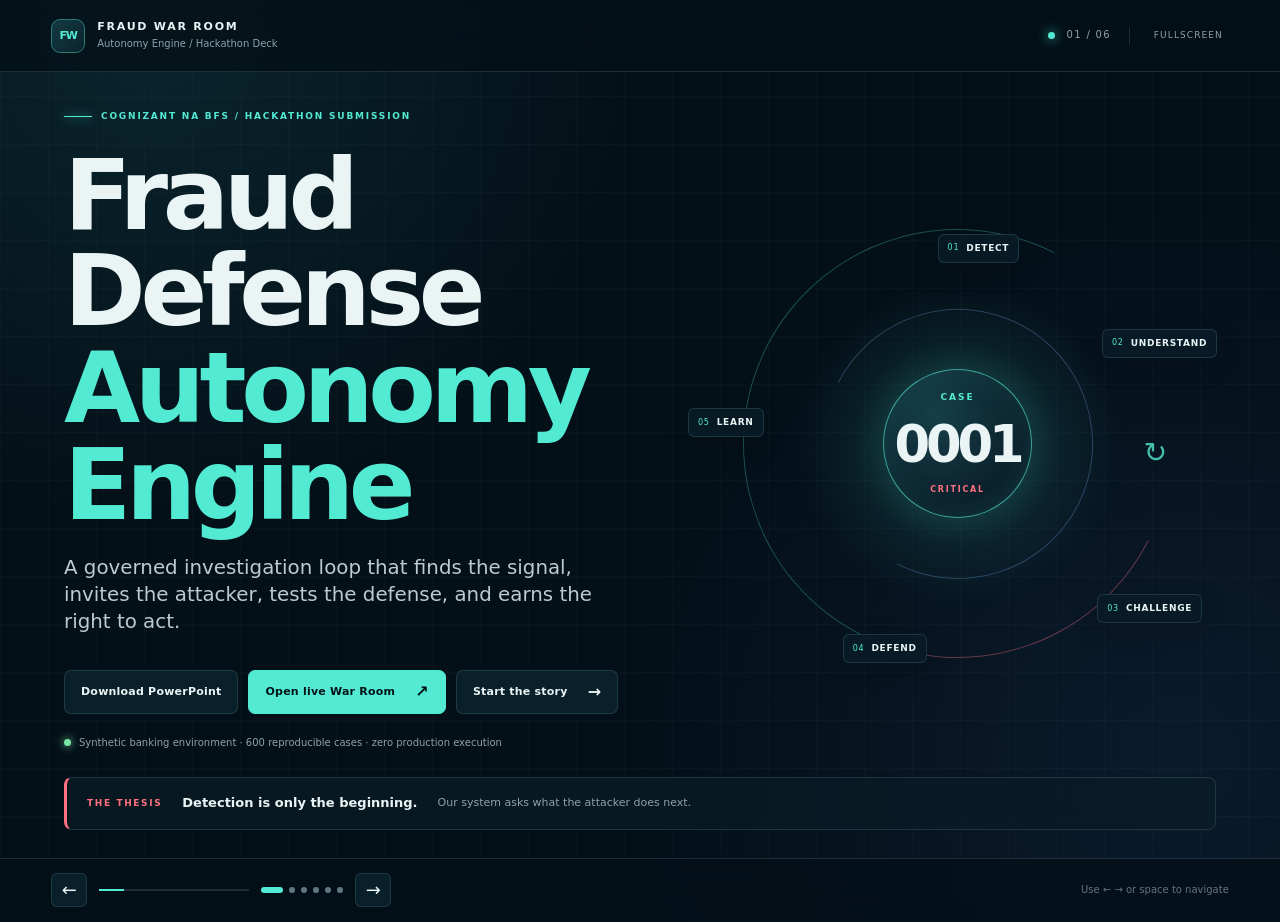
<file: apps/fraud_war_room/static/presentation.html>
<!doctype html>
<html lang="en">
<head>
  <meta charset="utf-8">
  <meta name="viewport" content="width=device-width, initial-scale=1">
  <meta name="description" content="Fraud Defense Autonomy Engine hackathon presentation deck">
  <title>Fraud Defense Autonomy Engine | Presentation</title>
  <link rel="stylesheet" href="presentation.css">
</head>
<body>
  <div class="deck-shell">
    <header class="deck-topbar">
      <a class="deck-brand" href="/" aria-label="Return to Fraud War Room">
        <span class="brand-mark">FW</span>
        <span><strong>FRAUD WAR ROOM</strong><small>Autonomy Engine / Hackathon Deck</small></span>
      </a>
      <div class="deck-meta">
        <span class="live-dot" aria-hidden="true"></span>
        <span id="slideLabel">01 / 06</span>
        <span class="deck-divider" aria-hidden="true"></span>
        <button class="utility-button" id="fullscreenButton" type="button" title="Toggle fullscreen">FULLSCREEN</button>
      </div>
    </header>

    <main class="slides" id="slides" aria-live="polite">
      <section class="slide slide-hero is-active" data-slide="1" id="slide-1" aria-labelledby="slide-title-1">
        <div class="hero-grid">
          <div class="hero-copy">
            <div class="eyebrow"><span class="eyebrow-line"></span> COGNIZANT NA BFS / HACKATHON SUBMISSION</div>
            <h1 id="slide-title-1">Fraud Defense<br><em>Autonomy Engine</em></h1>
            <p class="hero-lede">A governed investigation loop that finds the signal, invites the attacker, tests the defense, and earns the right to act.</p>
            <div class="hero-actions">
              <a class="button button-quiet" href="/static/Fraud_Defense_Autonomy_Engine_Submission.pptx" download>Download PowerPoint</a>
              <a class="button button-primary" href="/" target="_blank" rel="noreferrer">Open live War Room <span>↗</span></a>
              <button class="button button-quiet" type="button" data-next>Start the story <span>→</span></button>
            </div>
            <div class="hero-footnote"><span class="pulse"></span> Synthetic banking environment · 600 reproducible cases · zero production execution</div>
          </div>
          <div class="hero-orbit" aria-label="Closed-loop fraud defense cycle">
            <div class="orbit-glow"></div>
            <div class="orbit-ring orbit-ring-outer"></div>
            <div class="orbit-ring orbit-ring-inner"></div>
            <div class="orbit-core"><span>CASE</span><strong>0001</strong><small>CRITICAL</small></div>
            <div class="orbit-node orbit-node-a"><span>01</span><strong>DETECT</strong></div>
            <div class="orbit-node orbit-node-b"><span>02</span><strong>UNDERSTAND</strong></div>
            <div class="orbit-node orbit-node-c"><span>03</span><strong>CHALLENGE</strong></div>
            <div class="orbit-node orbit-node-d"><span>04</span><strong>DEFEND</strong></div>
            <div class="orbit-node orbit-node-e"><span>05</span><strong>LEARN</strong></div>
            <div class="orbit-arrow">↻</div>
          </div>
        </div>
        <div class="hero-ribbon"><span>THE THESIS</span><strong>Detection is only the beginning.</strong><span>Our system asks what the attacker does next.</span></div>
      </section>

      <section class="slide" data-slide="2" id="slide-2" aria-labelledby="slide-title-2">
        <div class="slide-heading">
          <div><div class="eyebrow"><span class="eyebrow-line"></span> 01 / THE PROBLEM</div><h2 id="slide-title-2">Fraud teams see the alert.<br><em>They still need the story.</em></h2></div>
          <p class="heading-aside">Modern fraud is coordinated, adaptive, and expensive to explain after the fact. A single score cannot carry the investigation.</p>
        </div>
        <div class="problem-layout">
          <div class="problem-stack">
            <article class="problem-card problem-card-red"><span class="card-index">01</span><div><h3>Score without context</h3><p>Rules and models flag anomalies, but investigators must reconstruct the customer, device, beneficiary, sequence, and network story by hand.</p></div><span class="card-mark">↗</span></article>
            <article class="problem-card problem-card-amber"><span class="card-index">02</span><div><h3>Controls without a sparring partner</h3><p>A control may stop fraud while creating false positives, customer friction, or a new bypass. Most workflows discover that too late.</p></div><span class="card-mark">↗</span></article>
            <article class="problem-card problem-card-blue"><span class="card-index">03</span><div><h3>Decisions without a defensible trail</h3><p>Evidence, dissent, approval, and outcomes live across tools. The audit question arrives after the decision.</p></div><span class="card-mark">↗</span></article>
          </div>
          <aside class="problem-callout">
            <div class="callout-kicker">THE GAP</div>
            <div class="callout-number">1 → ∞</div>
            <h3>One alert becomes<br>a living investigation.</h3>
            <p>When the fraud pattern changes, the defense must learn without turning a production customer into the experiment.</p>
            <div class="signal-row"><span class="signal-bar signal-bar-red"></span><span>Reactive detection</span></div>
            <div class="signal-row"><span class="signal-bar signal-bar-amber"></span><span>Manual investigation</span></div>
            <div class="signal-row"><span class="signal-bar signal-bar-teal"></span><span>Governed autonomy</span></div>
          </aside>
        </div>
        <div class="bottom-line"><strong>Design requirement</strong><span>Find the signal · explain the signal · attack the defense · approve with evidence · observe safely</span></div>
      </section>

      <section class="slide" data-slide="3" id="slide-3" aria-labelledby="slide-title-3">
        <div class="slide-heading">
          <div><div class="eyebrow"><span class="eyebrow-line"></span> 02 / OUR SOLUTION</div><h2 id="slide-title-3">A closed loop for<br><em>defense that gets smarter.</em></h2></div>
          <p class="heading-aside">We combine deterministic evidence with multi-agent reasoning, then put the proposed control through an adversarial rehearsal before a human sees the decision.</p>
        </div>
        <div class="solution-loop">
          <div class="loop-stage"><span>01</span><strong>DETECT</strong><small>Signals & alerts</small></div><div class="loop-connector">→</div>
          <div class="loop-stage"><span>02</span><strong>UNDERSTAND</strong><small>Evidence ledger</small></div><div class="loop-connector">→</div>
          <div class="loop-stage stage-accent"><span>03</span><strong>CHALLENGE</strong><small>Attacker-in-residence</small></div><div class="loop-connector">→</div>
          <div class="loop-stage"><span>04</span><strong>DEFEND</strong><small>Counterfactual controls</small></div><div class="loop-connector">→</div>
          <div class="loop-stage"><span>05</span><strong>LEARN</strong><small>Shadow outcomes</small></div>
        </div>
        <div class="differentiator-grid">
          <article class="differentiator"><div class="diff-icon">⌁</div><div><div class="diff-kicker">01 / DETERMINISTIC CORE</div><h3>Facts stay grounded</h3><p>Seeded synthetic data, exact analytics, graph traversal, simulations, and policy checks create a reproducible source of truth.</p></div></article>
          <article class="differentiator diff-highlight"><div class="diff-icon">⚔</div><div><div class="diff-kicker">02 / ADVERSARIAL BY DESIGN</div><h3>The attacker gets a seat</h3><p>Adversary-in-Residence creates a bounded bypass scenario. A defense is selected only after it survives the counterfactual lab.</p></div></article>
          <article class="differentiator"><div class="diff-icon">◎</div><div><div class="diff-kicker">03 / GOVERNED AUTONOMY</div><h3>Earn the right to act</h3><p>Model disagreement is preserved, a Decision Passport is created, and approved controls enter SHADOW before any production path.</p></div></article>
        </div>
        <div class="quote-strip"><span class="quote-mark">“</span><strong>Autonomy is not automatic execution.</strong><span>It is a system that knows when to investigate, when to challenge, and when to ask a human.</span></div>
      </section>

      <section class="slide slide-flow" data-slide="4" id="slide-4" aria-labelledby="slide-title-4">
        <div class="slide-heading">
          <div><div class="eyebrow"><span class="eyebrow-line"></span> 03 / HOW IT WORKS</div><h2 id="slide-title-4">One alert. Three lenses.<br><em>One governed decision.</em></h2></div>
          <div class="node-counter"><strong>18</strong><span>visible<br>nodes</span><i></i><strong>17</strong><span>directed<br>handoffs</span></div>
        </div>
        <div class="flow-board">
          <div class="flow-row flow-row-primary"><div class="flow-node node-command"><span>01</span><strong>Fraud<br>Commander</strong><small>single interface</small></div><div class="flow-arrow">→</div><div class="flow-node"><span>02</span><strong>Signal<br>Intake</strong><small>scope the case</small></div><div class="flow-arrow">→</div><div class="flow-node"><span>03</span><strong>Triage<br>Router</strong><small>fan out evidence</small></div><div class="flow-arrow">→</div><div class="flow-node node-code"><span>04</span><strong>Case<br>Packet</strong><small>deterministic facts</small></div></div>
          <div class="flow-branch-label"><span>THREE INDEPENDENT ANALYST LANES</span><i></i><span>NO SINGLE SCORE DECIDES</span></div>
          <div class="flow-row flow-row-branches"><div class="flow-node branch-behavior"><span>05</span><strong>Behavioral<br>Signal Lab</strong><small>sequence & novelty</small></div><div class="flow-node branch-graph"><span>06</span><strong>Relationship<br>Forensics</strong><small>graph & campaign</small></div><div class="flow-node branch-customer"><span>07</span><strong>Customer<br>Baseline</strong><small>authorized alternatives</small></div></div>
          <div class="flow-merge">↓ <span>evidence is reconciled</span> ↓</div>
          <div class="flow-row flow-row-secondary"><div class="flow-node"><span>08</span><strong>Evidence<br>Librarian</strong><small>support / counter / missing</small></div><div class="flow-arrow">→</div><div class="flow-node node-challenge"><span>09</span><strong>Hypothesis<br>Lab</strong><small>competing explanations</small></div><div class="flow-arrow">→</div><div class="flow-node node-challenge"><span>10</span><strong>Adversary<br>in Residence</strong><small>bounded bypass</small></div><div class="flow-arrow">→</div><div class="flow-node node-defend"><span>11</span><strong>Defense<br>Architect</strong><small>proportional controls</small></div></div>
          <div class="flow-row flow-row-secondary"><div class="flow-node node-sim"><span>12</span><strong>Counterfactual<br>Simulator</strong><small>fraud / friction / utility</small></div><div class="flow-arrow">→</div><div class="flow-node node-jury"><span>13</span><strong>Independent<br>Model Jury</strong><small>preserve dissent</small></div><div class="flow-arrow">→</div><div class="flow-node node-govern"><span>14</span><strong>Governance<br>Gate</strong><small>policy checks</small></div><div class="flow-arrow">→</div><div class="flow-node node-passport"><span>15</span><strong>Decision<br>Passport</strong><small>audit artifact</small></div></div>
          <div class="flow-row flow-row-lifecycle"><div class="flow-node node-human"><span>16</span><strong>Human<br>Approval</strong><small>explicit decision</small></div><div class="flow-arrow">→</div><div class="flow-node node-shadow"><span>17</span><strong>Shadow<br>Observer</strong><small>safe rehearsal</small></div><div class="flow-arrow">→</div><div class="flow-node node-learn"><span>18</span><strong>Outcome<br>Learning</strong><small>predicted vs observed</small></div></div>
        </div>
        <div class="flow-caption"><span class="pulse"></span><strong>The unique move:</strong> the system does not stop at “fraud likely.” It tests “will our control still work when the attacker adapts?”</div>
      </section>

      <section class="slide" data-slide="5" id="slide-5" aria-labelledby="slide-title-5">
        <div class="slide-heading">
          <div><div class="eyebrow"><span class="eyebrow-line"></span> 04 / ARCHITECTURE & TECHNOLOGY</div><h2 id="slide-title-5">Built for a demo.<br><em>Designed like a control plane.</em></h2></div>
          <p class="heading-aside">Every layer has a job: the LLM coordinates and explains; coded tools calculate; governance controls the boundary.</p>
        </div>
        <div class="architecture-grid">
          <div class="architecture-stack">
            <article class="arch-layer arch-experience"><div class="arch-number">01</div><div><span>EXPERIENCE</span><strong>NSFlow + Fraud War Room</strong><small>Investigator chat, alert queue, entity graph, defense lab, lifecycle controls</small></div><b>↗</b></article>
            <article class="arch-layer arch-orchestration"><div class="arch-number">02</div><div><span>ORCHESTRATION</span><strong>Neuro SAN + HOCON</strong><small>18 named nodes, directed handoffs, bounded steps, protected sly_data</small></div><b>↗</b></article>
            <article class="arch-layer arch-intelligence"><div class="arch-number">03</div><div><span>MODEL INTELLIGENCE</span><strong>Cerebras API · Qwen 3.8 27B</strong><small>OpenAI-compatible adapter with JSON mode; Gemini / NVIDIA fallbacks</small></div><b>↗</b></article>
            <article class="arch-layer arch-core"><div class="arch-number">04</div><div><span>DETERMINISTIC CORE</span><strong>Python coded tools</strong><small>Synthetic generator, signals, graph forensics, simulation, policy, passport, learning</small></div><b>↗</b></article>
            <article class="arch-layer arch-governance"><div class="arch-number">05</div><div><span>CONTROL BOUNDARY</span><strong>Human approval → SHADOW → learn</strong><small>No autonomous production execution. Secrets stay in environment configuration.</small></div><b>↗</b></article>
          </div>
          <aside class="tech-panel">
            <div class="callout-kicker">TECH STACK</div>
            <div class="tech-tags"><span>Python 3.12+</span><span>Neuro SAN 0.7</span><span>NSFlow</span><span>HOCON</span><span>LangChain OpenAI</span><span>Cerebras API</span><span>Qwen 3.8 27B</span><span>HTTP server</span><span>SVG / CSS / JS</span><span>pytest</span></div>
            <div class="stack-divider"></div>
            <div class="callout-kicker">PRODUCTION-MINDED SAFEGUARDS</div>
            <ul class="safeguard-list"><li><i>✓</i> Bounded timeouts, retries, steps, and response sizes</li><li><i>✓</i> JSON output validation and provider-safe fallback</li><li><i>✓</i> No secrets in HOCON, prompts, or audit results</li><li><i>✓</i> Counter-evidence and model dissent remain visible</li><li><i>✓</i> Human approval required for high-risk decisions</li></ul>
          </aside>
        </div>
        <div class="architecture-foot"><span class="pulse"></span><strong>Offline by default.</strong><span>The deterministic workbench runs without a provider key. Add CEREBRAS_API_KEY to activate Qwen-backed opinions.</span></div>
      </section>

      <section class="slide slide-demo" data-slide="6" id="slide-6" aria-labelledby="slide-title-6">
        <div class="slide-heading">
          <div><div class="eyebrow"><span class="eyebrow-line"></span> 05 / LIVE DEMO & IMPACT</div><h2 id="slide-title-6">Turn CASE-0001 into<br><em>the proof point.</em></h2></div>
          <p class="heading-aside">A five-minute walkthrough makes the innovation visible: evidence, challenge, control economics, governance, and learning in one loop.</p>
        </div>
        <div class="demo-layout">
          <div class="demo-steps">
            <div class="demo-step"><span>01</span><div><strong>Open the alert</strong><p>Start with CASE-0001 and show the coordinated payment-fraud campaign in the entity graph.</p></div><b>→</b></div>
            <div class="demo-step"><span>02</span><div><strong>Show the three lenses</strong><p>Point to timeline, evidence, counter-evidence, and competing hypotheses. No black-box score.</p></div><b>→</b></div>
            <div class="demo-step demo-step-accent"><span>03</span><div><strong>Invite the attacker</strong><p>Run the bounded bypass variation. Let the Adversary-in-Residence pressure-test the defense.</p></div><b>→</b></div>
            <div class="demo-step"><span>04</span><div><strong>Compare controls</strong><p>Use fraud prevented, false positives, friction, utility, and attack success to choose proportionally.</p></div><b>→</b></div>
            <div class="demo-step"><span>05</span><div><strong>Approve safely</strong><p>Open the Decision Passport, approve to SHADOW, introduce a new variation, and capture predicted versus observed.</p></div><b>✓</b></div>
          </div>
          <aside class="impact-panel">
            <div class="impact-label">WHAT THE JUDGE SHOULD REMEMBER</div>
            <h3>We made the<br><em>attacker</em> part of<br>the design loop.</h3>
            <div class="impact-stat-row"><div><strong>18</strong><span>visible<br>specialists</span></div><div><strong>3</strong><span>independent<br>analyst lanes</span></div><div><strong>0</strong><span>autonomous<br>production actions</span></div></div>
            <div class="impact-badges"><span><i></i> BYPASS DETECTED</span><span><i></i> SHADOW ONLY</span><span><i></i> AUDIT READY</span></div>
          </aside>
        </div>
        <div class="final-cta"><div><span class="eyebrow">THE ASK</span><strong>Judge the loop, not just the alert.</strong></div><div class="cta-actions"><a class="button button-primary" href="/" target="_blank" rel="noreferrer">Launch live demo <span>↗</span></a><button class="button button-quiet" type="button" data-prev>Replay deck <span>↺</span></button></div></div>
      </section>
    </main>

    <footer class="deck-controls">
      <button class="control-button" id="prevButton" type="button" aria-label="Previous slide">←</button>
      <div class="progress-track" aria-label="Slide progress"><span id="progressBar"></span></div>
      <div class="dot-nav" id="dotNav" aria-label="Choose slide"></div>
      <button class="control-button" id="nextButton" type="button" aria-label="Next slide">→</button>
      <span class="keyboard-hint">Use ← → or space to navigate</span>
    </footer>
  </div>
  <script src="presentation.js" defer></script>
</body>
</html>
</file>
<file: apps/fraud_war_room/static/presentation.css>
:root {
  --ink: #eaf4f5;
  --muted: #8ca3ab;
  --faint: #617883;
  --bg: #06131c;
  --bg-deep: #041018;
  --panel: rgba(10, 31, 42, 0.78);
  --panel-solid: #0b2531;
  --line: rgba(106, 155, 165, 0.22);
  --teal: #53ead4;
  --teal-dim: #1b605f;
  --red: #ff7180;
  --amber: #ffc66d;
  --blue: #83b4ff;
  --green: #78e4a5;
  --shadow: 0 28px 80px rgba(0, 0, 0, 0.32);
  --radius: 14px;
}

* { box-sizing: border-box; }

html, body { margin: 0; min-height: 100%; }

body {
  color: var(--ink);
  background:
    radial-gradient(circle at 12% 4%, rgba(28, 97, 108, 0.25), transparent 30rem),
    radial-gradient(circle at 92% 82%, rgba(42, 74, 137, 0.18), transparent 34rem),
    var(--bg-deep);
  font: 14px/1.45 Inter, ui-sans-serif, system-ui, -apple-system, BlinkMacSystemFont, "Segoe UI", sans-serif;
  overflow: hidden;
}

button, a { font: inherit; }
button { cursor: pointer; }
a { color: inherit; text-decoration: none; }

.deck-shell {
  min-height: 100vh;
  display: flex;
  flex-direction: column;
  background-image: linear-gradient(rgba(255,255,255,.018) 1px, transparent 1px), linear-gradient(90deg, rgba(255,255,255,.014) 1px, transparent 1px);
  background-size: 48px 48px;
}

.deck-topbar, .deck-controls {
  flex: 0 0 auto;
  display: flex;
  align-items: center;
  z-index: 5;
}

.deck-topbar {
  height: 72px;
  padding: 0 clamp(22px, 4vw, 68px);
  border-bottom: 1px solid var(--line);
  background: rgba(4, 16, 24, 0.78);
  backdrop-filter: blur(18px);
}

.deck-brand { display: flex; align-items: center; gap: 12px; }
.brand-mark { display: grid; place-items: center; width: 34px; height: 34px; color: var(--teal); border: 1px solid #2b7979; border-radius: 9px; background: linear-gradient(135deg, #143b43, #0b222b); font-size: 11px; font-weight: 800; letter-spacing: -.1em; }
.deck-brand strong { display: block; font-size: 11px; letter-spacing: .16em; }
.deck-brand small { display: block; margin-top: 2px; color: var(--muted); font-size: 10px; }
.deck-meta { display: flex; align-items: center; gap: 12px; margin-left: auto; color: var(--muted); font-size: 10px; letter-spacing: .13em; }
.live-dot, .pulse { width: 7px; height: 7px; display: inline-block; border-radius: 50%; background: var(--teal); box-shadow: 0 0 12px var(--teal); }
.deck-divider { height: 18px; width: 1px; background: var(--line); margin: 0 6px; }
.utility-button { color: var(--muted); border: 0; background: transparent; font-size: 9px; letter-spacing: .12em; }
.utility-button:hover { color: var(--teal); }

.slides { position: relative; flex: 1 1 auto; min-height: 0; }
.slide { display: none; height: 100%; max-width: 1440px; margin: 0 auto; padding: clamp(28px, 4.2vh, 58px) clamp(22px, 5vw, 82px) 28px; overflow: auto; scrollbar-width: none; }
.slide::-webkit-scrollbar { display: none; }
.slide.is-active { display: flex; flex-direction: column; animation: enter .45s ease both; }
@keyframes enter { from { opacity: 0; transform: translateY(12px); } to { opacity: 1; transform: translateY(0); } }

.eyebrow, .callout-kicker, .diff-kicker, .impact-label { color: var(--teal); font-size: 9px; font-weight: 800; letter-spacing: .2em; text-transform: uppercase; }
.eyebrow { display: flex; align-items: center; gap: 9px; }
.eyebrow-line { width: 28px; height: 1px; display: inline-block; background: var(--teal); box-shadow: 0 0 10px var(--teal); }
h1, h2, h3, p { margin-top: 0; }
h1, h2 { letter-spacing: -.055em; line-height: .98; }
h1 { margin: 24px 0 22px; max-width: 680px; font-size: clamp(52px, 7.7vw, 118px); font-weight: 680; }
h2 { margin: 16px 0 0; max-width: 780px; font-size: clamp(40px, 5.1vw, 78px); font-weight: 650; }
h1 em, h2 em, .impact-panel em { color: var(--teal); font-style: normal; }

.hero-grid { display: grid; grid-template-columns: minmax(0, 1.05fr) minmax(360px, .95fr); align-items: center; flex: 1; gap: clamp(20px, 5vw, 90px); }
.hero-copy { padding-bottom: 3vh; }
.hero-lede { max-width: 560px; color: #b9ccd0; font-size: clamp(17px, 1.55vw, 23px); line-height: 1.35; }
.hero-actions { display: flex; gap: 10px; margin: 34px 0 22px; }
.button { display: inline-flex; align-items: center; justify-content: center; gap: 20px; min-height: 44px; padding: 0 16px; border: 1px solid var(--line); border-radius: 7px; font-size: 11px; font-weight: 750; letter-spacing: .02em; transition: .2s ease; }
.button span { font-size: 16px; }
.button-primary { color: #031417; border-color: var(--teal); background: var(--teal); }
.button-primary:hover { background: #96ffef; transform: translateY(-2px); box-shadow: 0 9px 25px rgba(83, 234, 212, .18); }
.button-quiet { color: var(--ink); background: rgba(12, 37, 48, .76); }
.button-quiet:hover { color: var(--teal); border-color: var(--teal-dim); transform: translateY(-2px); }
.hero-footnote { display: flex; align-items: center; gap: 8px; color: var(--muted); font-size: 10px; }
.pulse { background: var(--green); box-shadow: 0 0 9px var(--green); }

.hero-orbit { position: relative; width: min(39vw, 560px); aspect-ratio: 1; margin: auto; }
.orbit-glow { position: absolute; inset: 15%; border-radius: 50%; background: radial-gradient(circle, rgba(83,234,212,.17), transparent 66%); filter: blur(10px); }
.orbit-ring { position: absolute; border: 1px solid rgba(83, 234, 212, .3); border-radius: 50%; transform: rotate(-18deg); }
.orbit-ring-outer { inset: 7%; border-right-color: transparent; border-bottom-color: rgba(255, 113, 128, .38); }
.orbit-ring-inner { inset: 23%; border-color: rgba(131, 180, 255, .28); border-left-color: transparent; }
.orbit-core { position: absolute; inset: 35%; display: flex; align-items: center; justify-content: center; flex-direction: column; border: 1px solid rgba(83, 234, 212, .65); border-radius: 50%; background: radial-gradient(circle at 35% 30%, #163f48, #0b202c 65%); box-shadow: 0 0 42px rgba(83,234,212,.18), inset 0 0 30px rgba(83,234,212,.1); }
.orbit-core span, .orbit-core small { color: var(--teal); font-size: 9px; font-weight: 800; letter-spacing: .22em; }
.orbit-core strong { margin: 3px 0; font-size: clamp(31px, 4vw, 54px); letter-spacing: -.08em; }
.orbit-core small { color: var(--red); font-size: 8px; }
.orbit-node { position: absolute; display: flex; align-items: center; gap: 7px; padding: 7px 9px; border: 1px solid var(--line); border-radius: 6px; background: rgba(8, 28, 39, .92); box-shadow: 0 9px 25px rgba(0,0,0,.18); font-size: 9px; letter-spacing: .08em; }
.orbit-node span { color: var(--teal); font-size: 8px; }
.orbit-node strong { font-size: 9px; }
.orbit-node-a { top: 8%; left: 46%; }
.orbit-node-b { top: 27%; right: -2%; }
.orbit-node-c { bottom: 14%; right: 1%; }
.orbit-node-d { bottom: 6%; left: 27%; }
.orbit-node-e { top: 43%; left: -4%; }
.orbit-arrow { position: absolute; top: 48%; right: 8%; color: var(--teal); font-size: 28px; opacity: .8; }
.hero-ribbon { display: flex; align-items: center; gap: 20px; margin-top: auto; padding: 16px 20px; border: 1px solid var(--line); border-left: 3px solid var(--red); border-radius: 8px; color: var(--muted); background: rgba(10, 29, 39, .68); font-size: 11px; }
.hero-ribbon span:first-child { color: var(--red); font-size: 9px; font-weight: 800; letter-spacing: .18em; }
.hero-ribbon strong { color: var(--ink); font-size: 13px; }

.slide-heading { display: flex; align-items: flex-end; justify-content: space-between; gap: 30px; margin-bottom: clamp(26px, 4vh, 48px); }
.heading-aside { max-width: 325px; margin-bottom: 3px; color: var(--muted); font-size: 12px; line-height: 1.55; }

.problem-layout { display: grid; grid-template-columns: minmax(0, 1.42fr) minmax(280px, .58fr); flex: 1; gap: 16px; }
.problem-stack { display: grid; grid-template-rows: repeat(3, 1fr); gap: 12px; }
.problem-card, .problem-callout, .differentiator, .tech-panel, .flow-board, .demo-steps, .impact-panel { border: 1px solid var(--line); border-radius: var(--radius); background: var(--panel); box-shadow: var(--shadow); }
.problem-card { position: relative; display: grid; grid-template-columns: 42px 1fr 30px; gap: 13px; align-items: center; padding: 24px 26px; overflow: hidden; }
.problem-card:after { content: ""; position: absolute; inset: 0 auto 0 0; width: 3px; background: var(--red); }
.problem-card-amber:after { background: var(--amber); }
.problem-card-blue:after { background: var(--blue); }
.card-index { align-self: start; color: var(--faint); font-size: 11px; font-weight: 800; letter-spacing: .1em; }
.problem-card h3 { margin: 0 0 7px; font-size: clamp(17px, 1.6vw, 23px); font-weight: 620; letter-spacing: -.035em; }
.problem-card p { max-width: 600px; margin: 0; color: var(--muted); font-size: 12px; }
.card-mark { align-self: start; color: var(--faint); font-size: 21px; }
.problem-callout { display: flex; flex-direction: column; justify-content: center; padding: clamp(24px, 3vw, 40px); background: radial-gradient(circle at 80% 15%, rgba(255,113,128,.12), transparent 45%), var(--panel); }
.callout-number { margin: 18px 0 8px; color: var(--red); font-size: clamp(42px, 5vw, 68px); font-weight: 650; letter-spacing: -.09em; }
.problem-callout h3 { margin: 0 0 14px; font-size: clamp(22px, 2.2vw, 34px); line-height: 1.05; letter-spacing: -.05em; }
.problem-callout p { margin-bottom: 24px; color: var(--muted); font-size: 12px; }
.signal-row { display: flex; align-items: center; gap: 9px; margin-top: 10px; color: var(--muted); font-size: 10px; }
.signal-bar { width: 34px; height: 4px; border-radius: 4px; background: var(--red); box-shadow: 0 0 8px currentColor; }
.signal-bar-amber { background: var(--amber); }.signal-bar-teal { background: var(--teal); }
.bottom-line { display: flex; align-items: center; gap: 14px; margin-top: 17px; padding: 13px 16px; border-top: 1px solid var(--line); color: var(--muted); font-size: 11px; }
.bottom-line strong { color: var(--teal); font-size: 9px; letter-spacing: .15em; text-transform: uppercase; }

.solution-loop { display: flex; align-items: stretch; gap: 8px; margin: auto 0 26px; }
.loop-stage { flex: 1; min-height: 125px; display: flex; justify-content: center; flex-direction: column; padding: 20px; border: 1px solid var(--line); border-radius: 10px; background: linear-gradient(145deg, rgba(16,49,61,.88), rgba(8,27,37,.75)); }
.loop-stage span { color: var(--teal); font-size: 9px; font-weight: 800; letter-spacing: .18em; }
.loop-stage strong { margin: 12px 0 4px; font-size: clamp(13px, 1.3vw, 18px); letter-spacing: .03em; }
.loop-stage small { color: var(--muted); font-size: 10px; }.loop-stage.stage-accent { border-color: rgba(255,113,128,.65); background: linear-gradient(145deg, rgba(76,35,48,.86), rgba(35,23,35,.75)); }.stage-accent span { color: var(--red); }.loop-connector { align-self: center; color: var(--teal); font-size: 22px; }
.differentiator-grid { display: grid; grid-template-columns: repeat(3, 1fr); gap: 12px; }
.differentiator { display: flex; gap: 14px; min-height: 155px; padding: 19px; }
.differentiator.diff-highlight { border-color: rgba(255,113,128,.45); background: linear-gradient(145deg, rgba(58,28,40,.75), rgba(10,31,42,.8)); }
.diff-icon { flex: 0 0 auto; width: 28px; height: 28px; display: grid; place-items: center; color: var(--teal); border: 1px solid var(--teal-dim); border-radius: 8px; font-size: 17px; }.diff-highlight .diff-icon { color: var(--red); border-color: rgba(255,113,128,.55); }
.diff-kicker { margin-bottom: 9px; font-size: 8px; }.differentiator h3 { margin: 0 0 7px; font-size: 17px; letter-spacing: -.03em; }.differentiator p { margin: 0; color: var(--muted); font-size: 11px; }
.quote-strip { display: flex; align-items: center; gap: 15px; margin-top: 18px; padding: 13px 17px; color: var(--muted); border-left: 2px solid var(--teal); background: rgba(14,42,51,.58); font-size: 11px; }.quote-mark { color: var(--teal); font-size: 26px; line-height: .5; }.quote-strip strong { color: var(--ink); font-size: 12px; }

.node-counter { display: flex; align-items: center; gap: 7px; color: var(--muted); font-size: 9px; line-height: 1.15; text-transform: uppercase; letter-spacing: .1em; }.node-counter strong { color: var(--teal); font-size: 28px; letter-spacing: -.08em; }.node-counter i { height: 24px; width: 1px; margin: 0 10px; background: var(--line); }
.flow-board { flex: 1; display: flex; flex-direction: column; justify-content: center; gap: 10px; padding: clamp(14px, 2vw, 27px); background: radial-gradient(circle at 50% 45%, rgba(22,76,83,.22), transparent 54%), rgba(8,26,36,.86); }
.flow-row { display: flex; align-items: stretch; justify-content: center; gap: 8px; }.flow-row-primary { width: 100%; }.flow-row-secondary { width: min(100%, 1160px); margin: 0 auto; }.flow-row-lifecycle { width: min(100%, 760px); margin: 0 auto; }
.flow-node { position: relative; flex: 1; min-height: 74px; display: flex; flex-direction: column; justify-content: center; padding: 10px 12px; border: 1px solid var(--line); border-radius: 8px; background: rgba(14,43,55,.9); }.flow-node > span { color: var(--teal); font-size: 8px; font-weight: 800; letter-spacing: .12em; }.flow-node strong { margin-top: 5px; font-size: clamp(10px, 1vw, 13px); line-height: 1.08; letter-spacing: -.02em; }.flow-node small { margin-top: 4px; color: var(--muted); font-size: 8px; white-space: nowrap; }.flow-arrow { align-self: center; color: var(--teal); font-size: 18px; }.node-command { border-color: rgba(83,234,212,.55); }.node-code { border-color: rgba(131,180,255,.5); background: rgba(21,45,75,.78); }.node-challenge { border-color: rgba(255,113,128,.45); background: rgba(55,29,42,.72); }.node-defend { border-color: rgba(255,198,109,.5); background: rgba(57,45,27,.72); }.node-sim { border-color: rgba(255,198,109,.42); }.node-jury { border-color: rgba(131,180,255,.5); }.node-govern { border-color: rgba(83,234,212,.42); }.node-passport { border-color: rgba(120,228,165,.5); }.node-human { border-color: rgba(255,113,128,.55); }.node-shadow { border-color: rgba(255,198,109,.5); }.node-learn { border-color: rgba(120,228,165,.5); }
.flow-branch-label, .flow-caption { display: flex; align-items: center; justify-content: center; gap: 12px; color: var(--faint); font-size: 8px; font-weight: 800; letter-spacing: .15em; text-transform: uppercase; }.flow-branch-label i { width: 45px; height: 1px; background: var(--line); }.flow-merge { display: flex; align-items: center; justify-content: center; gap: 10px; color: var(--teal); font-size: 17px; }.flow-merge span { color: var(--faint); font-size: 8px; letter-spacing: .15em; text-transform: uppercase; }.flow-caption { justify-content: flex-start; gap: 8px; margin-top: 14px; padding-left: 8px; color: var(--muted); letter-spacing: .03em; text-transform: none; font-size: 11px; }.flow-caption strong { color: var(--teal); }

.architecture-grid { display: grid; grid-template-columns: minmax(0, 1.5fr) minmax(270px, .7fr); flex: 1; gap: 16px; }
.architecture-stack { display: flex; flex-direction: column; gap: 9px; }.arch-layer { flex: 1; display: grid; grid-template-columns: 42px 1fr 25px; gap: 13px; align-items: center; padding: 14px 18px; border: 1px solid var(--line); border-radius: 10px; background: linear-gradient(120deg, rgba(14,43,55,.9), rgba(8,27,37,.7)); }.arch-number { align-self: start; color: var(--teal); font-size: 10px; font-weight: 800; letter-spacing: .12em; }.arch-layer span { color: var(--faint); font-size: 8px; font-weight: 800; letter-spacing: .17em; }.arch-layer strong { display: block; margin-top: 4px; font-size: 15px; letter-spacing: -.02em; }.arch-layer small { display: block; margin-top: 4px; color: var(--muted); font-size: 10px; }.arch-layer b { align-self: start; color: var(--teal); font-size: 17px; }.arch-intelligence { border-color: rgba(83,234,212,.55); background: linear-gradient(120deg, rgba(15,67,70,.8), rgba(8,27,37,.72)); }.arch-intelligence strong { color: var(--teal); }.arch-governance { border-color: rgba(255,198,109,.45); }.arch-governance strong { color: var(--amber); }
.tech-panel { display: flex; flex-direction: column; padding: 22px; background: radial-gradient(circle at 90% 0, rgba(131,180,255,.13), transparent 45%), var(--panel); }.tech-tags { display: flex; flex-wrap: wrap; gap: 7px; margin: 16px 0 23px; }.tech-tags span { padding: 7px 9px; color: #bad0d4; border: 1px solid var(--line); border-radius: 5px; background: rgba(10,36,49,.82); font-size: 10px; }.tech-tags span:nth-child(7) { color: var(--teal); border-color: var(--teal-dim); }.stack-divider { height: 1px; margin-bottom: 22px; background: var(--line); }.safeguard-list { display: grid; gap: 12px; padding: 0; margin: 16px 0 0; list-style: none; color: var(--muted); font-size: 11px; }.safeguard-list li { display: flex; gap: 9px; }.safeguard-list i { color: var(--green); font-style: normal; }.architecture-foot { display: flex; align-items: center; gap: 8px; margin-top: 16px; color: var(--muted); font-size: 11px; }.architecture-foot strong { color: var(--teal); }

.demo-layout { display: grid; grid-template-columns: minmax(0, 1.17fr) minmax(310px, .83fr); flex: 1; gap: 16px; }.demo-steps { display: grid; grid-template-rows: repeat(5, 1fr); overflow: hidden; }.demo-step { display: grid; grid-template-columns: 40px 1fr 30px; gap: 13px; align-items: center; padding: 12px 20px; border-bottom: 1px solid var(--line); }.demo-step:last-child { border-bottom: 0; }.demo-step > span { width: 27px; height: 27px; display: grid; place-items: center; color: var(--teal); border: 1px solid var(--teal-dim); border-radius: 50%; font-size: 9px; font-weight: 800; }.demo-step strong { display: block; margin-bottom: 3px; font-size: 14px; }.demo-step p { margin: 0; color: var(--muted); font-size: 11px; }.demo-step > b { color: var(--faint); font-size: 20px; }.demo-step-accent { background: linear-gradient(90deg, rgba(69,30,45,.74), transparent); }.demo-step-accent > span { color: var(--red); border-color: rgba(255,113,128,.6); }.demo-step-accent > b { color: var(--red); }.impact-panel { display: flex; flex-direction: column; justify-content: center; padding: clamp(27px, 4vw, 55px); background: radial-gradient(circle at 90% 7%, rgba(83,234,212,.15), transparent 43%), linear-gradient(145deg, rgba(13,51,57,.9), rgba(9,27,37,.8)); }.impact-panel h3 { margin: 20px 0 28px; font-size: clamp(31px, 4vw, 58px); line-height: .96; letter-spacing: -.07em; }.impact-stat-row { display: grid; grid-template-columns: repeat(3, 1fr); gap: 10px; padding: 15px 0; border-top: 1px solid var(--line); border-bottom: 1px solid var(--line); }.impact-stat-row div { display: flex; align-items: baseline; gap: 6px; }.impact-stat-row strong { color: var(--teal); font-size: 28px; letter-spacing: -.09em; }.impact-stat-row span { color: var(--muted); font-size: 8px; line-height: 1.1; text-transform: uppercase; letter-spacing: .08em; }.impact-stat-row div:nth-child(2) strong { color: var(--amber); }.impact-stat-row div:nth-child(3) strong { color: var(--green); }.impact-badges { display: flex; flex-wrap: wrap; gap: 7px; margin-top: 20px; }.impact-badges span { padding: 6px 8px; color: var(--muted); border: 1px solid var(--line); border-radius: 4px; font-size: 8px; letter-spacing: .1em; }.impact-badges i { width: 5px; height: 5px; display: inline-block; margin-right: 5px; border-radius: 50%; background: var(--green); }.final-cta { display: flex; align-items: center; justify-content: space-between; gap: 20px; margin-top: 16px; padding: 15px 18px; border: 1px solid var(--line); border-radius: 9px; background: rgba(11,37,48,.72); }.final-cta strong { display: block; margin-top: 4px; font-size: 17px; letter-spacing: -.03em; }.cta-actions { display: flex; gap: 8px; }.cta-actions .button { min-height: 38px; }

.deck-controls { height: 64px; gap: 12px; padding: 0 clamp(22px, 4vw, 68px); border-top: 1px solid var(--line); background: rgba(4,16,24,.8); backdrop-filter: blur(18px); }.control-button { width: 36px; height: 34px; color: var(--ink); border: 1px solid var(--line); border-radius: 6px; background: rgba(12,37,48,.82); font-size: 18px; }.control-button:hover { color: var(--teal); border-color: var(--teal-dim); }.progress-track { width: 150px; height: 2px; overflow: hidden; background: var(--line); }.progress-track span { display: block; width: 16.66%; height: 100%; background: var(--teal); transition: width .3s ease; }.dot-nav { display: flex; gap: 6px; }.dot { width: 6px; height: 6px; padding: 0; border: 0; border-radius: 50%; background: var(--faint); }.dot.active { width: 22px; border-radius: 4px; background: var(--teal); }.keyboard-hint { margin-left: auto; color: var(--faint); font-size: 10px; }

@media (max-width: 900px) {
  body { overflow: auto; }
  .deck-topbar { height: 62px; }.deck-meta { gap: 7px; }.utility-button { display: none; }
  .slide { min-height: calc(100vh - 126px); height: auto; padding-top: 30px; padding-bottom: 30px; }
  .hero-grid, .problem-layout, .architecture-grid, .demo-layout { grid-template-columns: 1fr; }.hero-orbit { width: min(72vw, 450px); order: -1; }.hero-copy { padding-bottom: 0; }.hero-ribbon { margin-top: 25px; flex-wrap: wrap; gap: 8px 15px; }.hero-ribbon span:last-child { flex-basis: 100%; }
  .slide-heading { align-items: flex-start; flex-direction: column; gap: 12px; }.heading-aside { max-width: 560px; }.problem-stack { min-height: 480px; }.problem-callout { min-height: 300px; }.solution-loop { overflow-x: auto; padding-bottom: 6px; }.loop-stage { min-width: 160px; }.differentiator-grid { grid-template-columns: 1fr; }.differentiator { min-height: 120px; }.flow-board { min-width: 760px; }.slide-flow { overflow-x: auto; }.architecture-stack { min-height: 650px; }.demo-steps { min-height: 560px; }.impact-panel { min-height: 430px; }.keyboard-hint { display: none; }
}

@media (max-width: 560px) {
  .deck-brand small { display: none; }.deck-brand strong { font-size: 10px; }.slide { padding-left: 18px; padding-right: 18px; }.hero-actions { flex-direction: column; align-items: stretch; }.hero-orbit { width: min(86vw, 390px); }.orbit-node { transform: scale(.86); }.problem-card { grid-template-columns: 28px 1fr; padding: 18px; }.card-mark { display: none; }.bottom-line { align-items: flex-start; flex-direction: column; gap: 5px; }.final-cta { align-items: stretch; flex-direction: column; }.cta-actions { flex-direction: column; }.deck-controls { padding: 0 18px; }.progress-track { width: 80px; }
}

@media print {
  body { overflow: visible; background: #071421; }.deck-topbar, .deck-controls { display: none; }.slides { display: block; }.slide, .slide.is-active { display: flex; min-height: 100vh; height: 100vh; page-break-after: always; overflow: hidden; }.slide:not(.is-active) { animation: none; }
}
</file>
